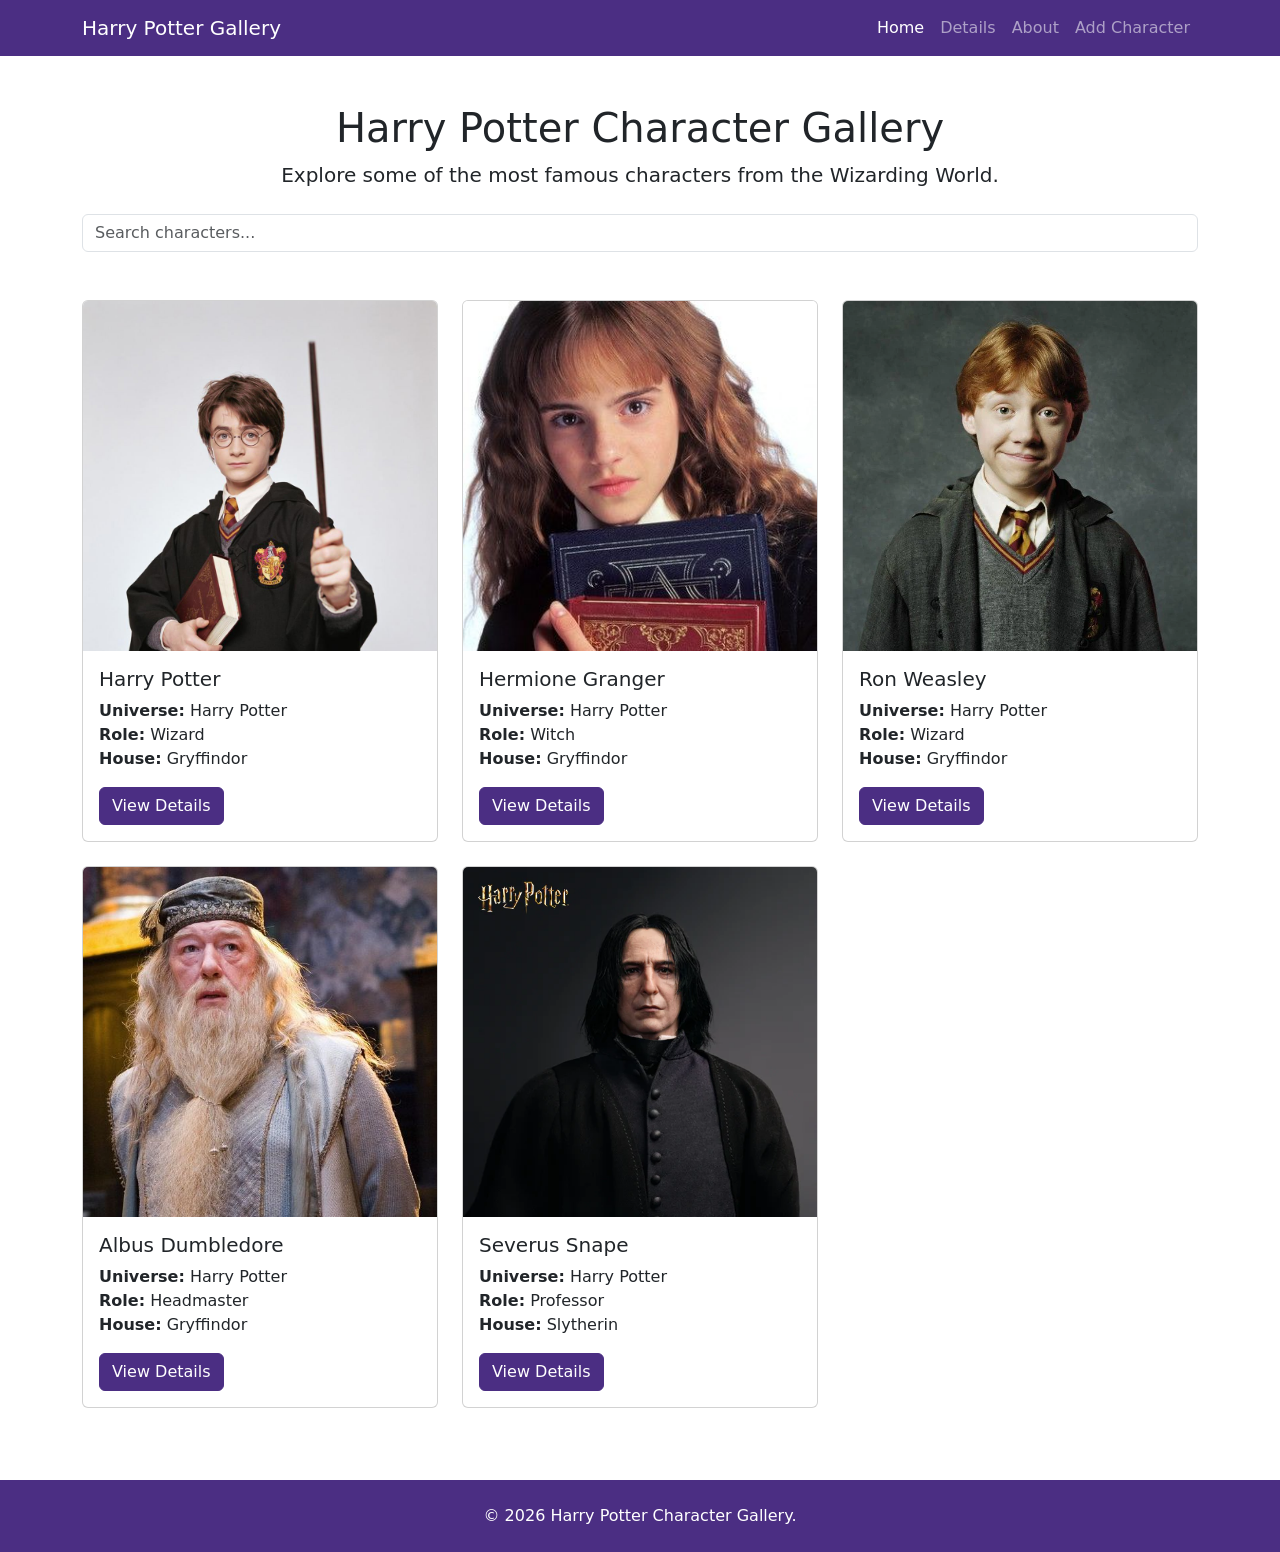
<file: index.html>
<!DOCTYPE html>
<html lang="en">

<head>
    <meta charset="UTF-8">
    <meta name="viewport" content="width=device-width, initial-scale=1.0">
    <title>Harry Potter Character Gallery</title>

    <!-- Bootstrap CSS -->
    <link href="https://cdn.jsdelivr.net/npm/bootstrap@5.3.3/dist/css/bootstrap.min.css" rel="stylesheet">

    <!-- My CSS -->
    <link rel="stylesheet" href="style.css">
</head>

<body>

    <!-- Navigation Bar -->
    <nav class="navbar navbar-expand-lg navbar-dark">
        <div class="container">
            <a class="navbar-brand" href="index.html">Harry Potter Gallery</a>

            <button class="navbar-toggler" type="button" data-bs-toggle="collapse"
                data-bs-target="#navbarNav">
                <span class="navbar-toggler-icon"></span>
            </button>

            <div class="collapse navbar-collapse" id="navbarNav">

                <ul class="navbar-nav ms-auto">

                    <li class="nav-item">
                        <a class="nav-link active" href="index.html">Home</a>
                    </li>

                    <li class="nav-item">
                        <a class="nav-link" href="details.html">Details</a>
                    </li>

                    <li class="nav-item">
                        <a class="nav-link" href="about.html">About</a>
                    </li>

                    <li class="nav-item">
                        <a class="nav-link" href="new-character-form.html">Add Character</a>
                    </li>

                </ul>

            </div>
        </div>
    </nav>

    <!-- Header -->
    <header class="container text-center mt-5">

        <h1>Harry Potter Character Gallery</h1>

        <p class="lead">
            Explore some of the most famous characters from the Wizarding World.
        </p>

    </header>

    <!-- Search Bar -->
    <div class="container mt-4">

        <input
            type="text"
            class="form-control"
            placeholder="Search characters...">

    </div>

    <!-- Character Cards -->
    <div class="container mt-5">

        <div class="row">

            <!-- Character cards will go here -->
            <div class="col-lg-4 col-md-6 mb-4">
    <div class="card h-100">
        <img src="images/harry.jpg" class="card-img-top" alt="Harry Potter">

        <div class="card-body">
            <h5 class="card-title">Harry Potter</h5>

            <p class="card-text">
                <strong>Universe:</strong> Harry Potter<br>
                <strong>Role:</strong> Wizard<br>
                <strong>House:</strong> Gryffindor
            </p>

            <a href="details.html" class="btn btn-primary">
                View Details
            </a>
        </div>
    </div>
</div>


<div class="col-lg-4 col-md-6 mb-4">
    <div class="card h-100">
        <img src="images/herm.jpg" class="card-img-top" alt="Hermione Granger">

        <div class="card-body">
            <h5 class="card-title">Hermione Granger</h5>

            <p class="card-text">
                <strong>Universe:</strong> Harry Potter<br>
                <strong>Role:</strong> Witch<br>
                <strong>House:</strong> Gryffindor
            </p>

            <a href="details.html" class="btn btn-primary">
                View Details
            </a>
        </div>
    </div>
</div>


<div class="col-lg-4 col-md-6 mb-4">
    <div class="card h-100">
        <img src="images/ron.webp" class="card-img-top" alt="Ron Weasley">

        <div class="card-body">
            <h5 class="card-title">Ron Weasley</h5>

            <p class="card-text">
                <strong>Universe:</strong> Harry Potter<br>
                <strong>Role:</strong> Wizard<br>
                <strong>House:</strong> Gryffindor
            </p>

            <a href="details.html" class="btn btn-primary">
                View Details
            </a>
        </div>
    </div>
</div>


<div class="col-lg-4 col-md-6 mb-4">
    <div class="card h-100">
        <img src="images/dumbledore.jpg" class="card-img-top" alt="Albus Dumbledore">

        <div class="card-body">
            <h5 class="card-title">Albus Dumbledore</h5>

            <p class="card-text">
                <strong>Universe:</strong> Harry Potter<br>
                <strong>Role:</strong> Headmaster<br>
                <strong>House:</strong> Gryffindor
            </p>

            <a href="details.html" class="btn btn-primary">
                View Details
            </a>
        </div>
    </div>
</div>

<div class="col-lg-4 col-md-6 mb-4">
    <div class="card h-100">
        <img src="images/snape.webp" class="card-img-top" alt="Severus Snape">

        <div class="card-body">
            <h5 class="card-title">Severus Snape</h5>

            <p class="card-text">
                <strong>Universe:</strong> Harry Potter<br>
                <strong>Role:</strong> Professor<br>
                <strong>House:</strong> Slytherin
            </p>

            <a href="details.html" class="btn btn-primary">
                View Details
            </a>
        </div>
    </div>
</div>




        </div>

    </div>
    <footer class="footer text-center mt-5 py-4">
    <p class="mb-0">© 2026 Harry Potter Character Gallery.</p>
</footer>
<script src="https://cdn.jsdelivr.net/npm/bootstrap@5.3.3/dist/js/bootstrap.bundle.min.js"></script>
    
    

</body>

</html>
</file>
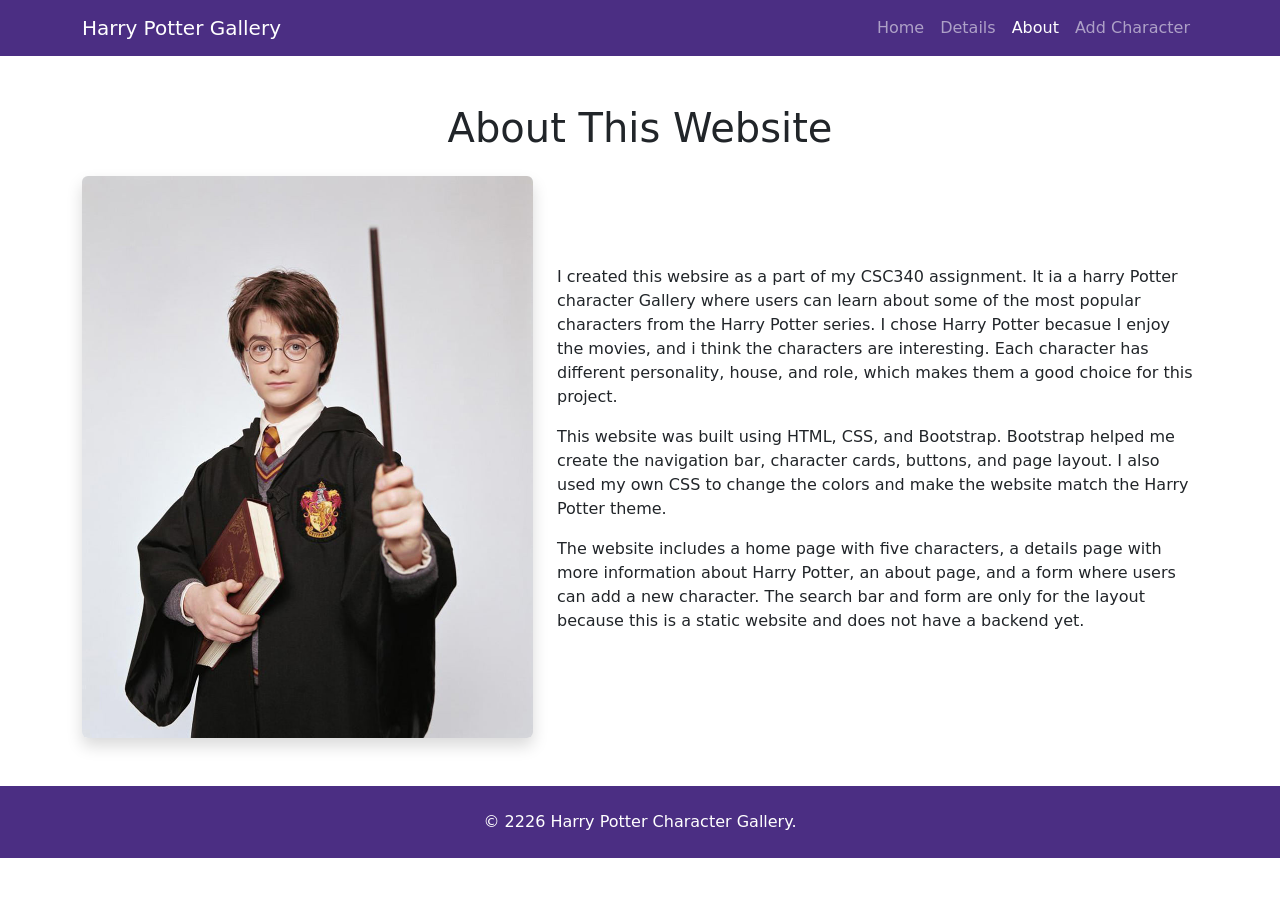
<file: about.html>
<!DOCTYPE html>
<html lang="en">

<head>
    <meta charset="UTF-8">
    <meta name="viewport" content="width=device-width, initial-scale=1.0">
    <title>About This Website</title>

    <link href="https://cdn.jsdelivr.net/npm/bootstrap@5.3.3/dist/css/bootstrap.min.css" rel="stylesheet">
    <link rel="stylesheet" href="style.css">
</head>

<body>

    <nav class="navbar navbar-expand-lg navbar-dark">
        <div class="container">
            <a class="navbar-brand" href="index.html">Harry Potter Gallery</a>

            <div class="collapse navbar-collapse">
                <ul class="navbar-nav ms-auto">
                    <li class="nav-item"><a class="nav-link" href="index.html">Home</a></li>
                    <li class="nav-item"><a class="nav-link" href="details.html">Details</a></li>
                    <li class="nav-item"><a class="nav-link active" href="about.html">About</a></li>
                    <li class="nav-item"><a class="nav-link" href="new-character-form.html">Add Character</a></li>
                </ul>
            </div>
        </div>
    </nav>

    <main class="container mt-5">

        <h1 class="text-center mb-4">About This Website</h1>

        <div class="row align-items-center">

            <div class="col-md-5">
                <img src="images/harry.jpg" alt="Harry Potter" class="img-fluid rounded shadow">
            </div>

            <div class="col-md-7">
                <p>
                    I created this websire as a part of my CSC340 assignment. It ia a harry Potter character Gallery
                    where users can learn about some of the most popular characters from the Harry Potter series.
                    I chose Harry Potter becasue I enjoy the movies, and i think the characters are interesting. Each
                    character has different personality, house, and role, which makes them a good choice for this 
                    project.
                
                                </p>

                <p>
                    This website was built using HTML, CSS, and Bootstrap. Bootstrap helped me create the navigation 
                    bar, character cards, buttons, and page layout. I also used my own CSS to change the colors and 
                    make the website match the Harry Potter theme.
                </p>

                <p>
                    The website includes a home page with five characters, a details page with more information about 
                    Harry Potter, an about page, and a form where users can add a new character. The search bar and 
                    form are only for the layout because this is a static website and does not have a backend yet.
                </p>
            </div>

        </div>

    </main>
    <footer class="footer text-center mt-5 py-4">
    <p class="mb-0">© 2226 Harry Potter Character Gallery.</p>
</footer>

    <script src="https://cdn.jsdelivr.net/npm/bootstrap@5.3.3/dist/js/bootstrap.bundle.min.js"></script>

</body>

</html>
</file>
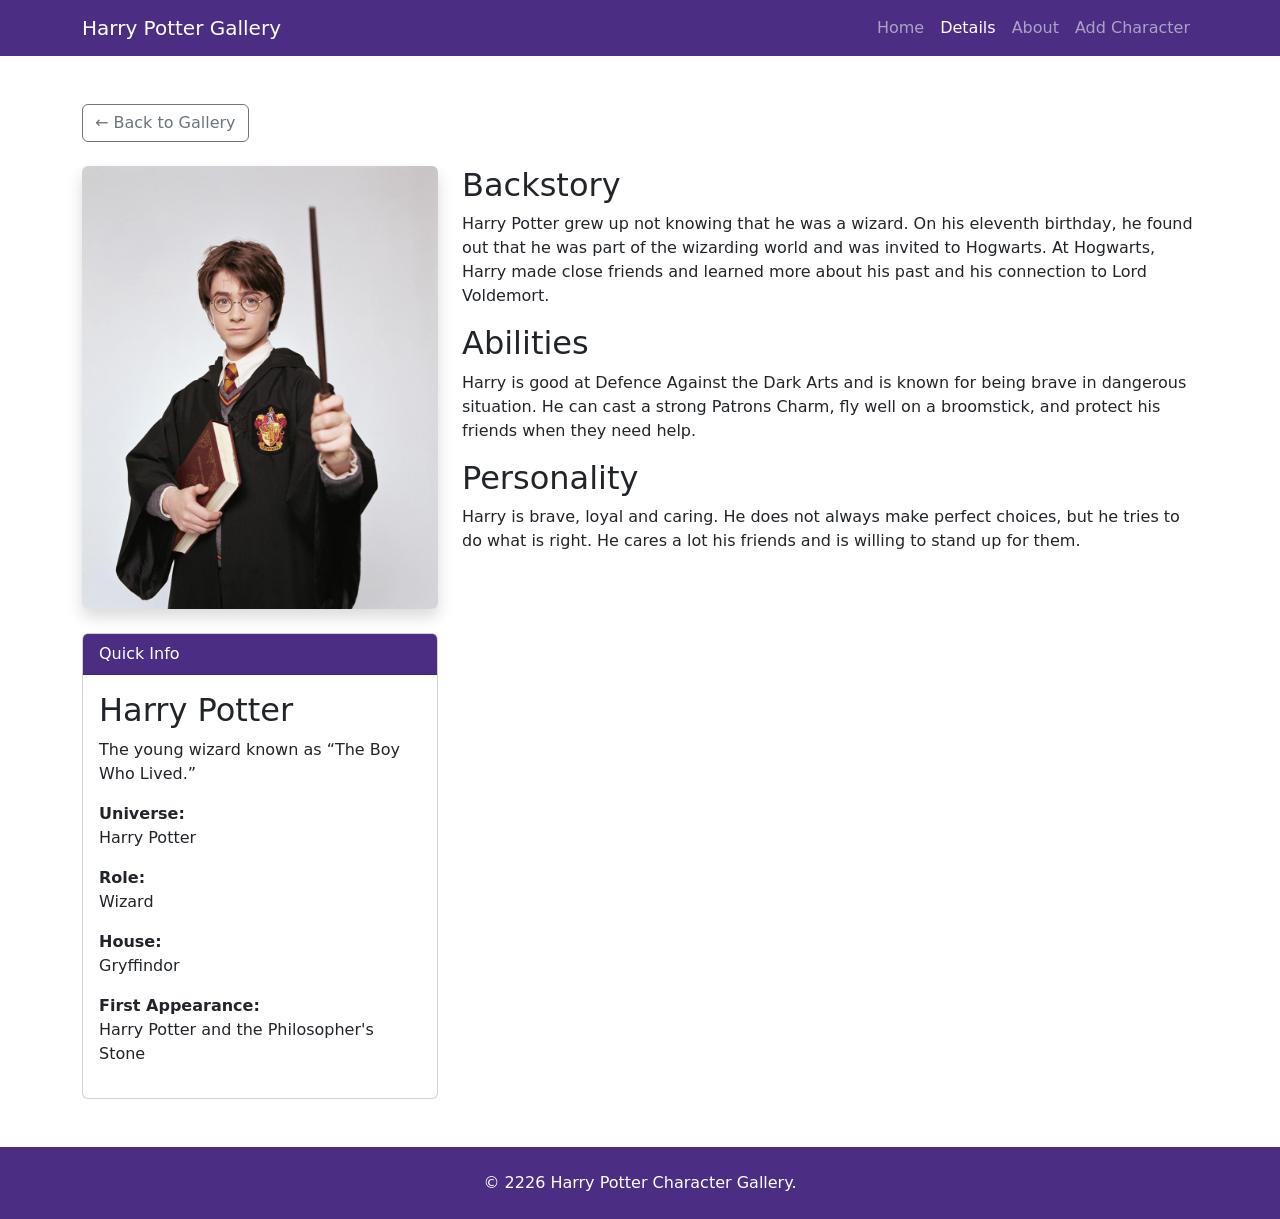
<file: details.html>
<!DOCTYPE html>
<html lang="en">

<head>
    <meta charset="UTF-8">
    <meta name="viewport" content="width=device-width, initial-scale=1.0">
    <title>Harry Potter Details</title>

    <link href="https://cdn.jsdelivr.net/npm/bootstrap@5.3.3/dist/css/bootstrap.min.css" rel="stylesheet">
    <link rel="stylesheet" href="style.css">
</head>

<body>

    <nav class="navbar navbar-expand-lg navbar-dark">
        <div class="container">
            <a class="navbar-brand" href="index.html">Harry Potter Gallery</a>

            <div class="collapse navbar-collapse">
                <ul class="navbar-nav ms-auto">
                    <li class="nav-item"><a class="nav-link" href="index.html">Home</a></li>
                    <li class="nav-item"><a class="nav-link active" href="details.html">Details</a></li>
                    <li class="nav-item"><a class="nav-link" href="about.html">About</a></li>
                    <li class="nav-item"><a class="nav-link" href="new-character-form.html">Add Character</a></li>
                </ul>
            </div>
        </div>
    </nav>



    <main class="container mt-5">

        <a href="index.html" class="btn btn-outline-secondary mb-4">← Back to Gallery</a>

        <div class="row">

            <div class="col-md-4">
                <img src="images/harry.jpg" alt="Harry Potter" class="img-fluid rounded shadow mb-4">

                <div class="card">
                    <div class="card-header text-white quick-info-header">
                        Quick Info
                    </div>

                    <div class="card-body">
                        <h2>Harry Potter</h2>
                        <p>The young wizard known as “The Boy Who Lived.”</p>

                        <p><strong>Universe:</strong><br>Harry Potter</p>
                        <p><strong>Role:</strong><br>Wizard</p>
                        <p><strong>House:</strong><br>Gryffindor</p>
                        <p><strong>First Appearance:</strong><br>Harry Potter and the Philosopher's Stone</p>
                    </div>
                </div>
            </div>

            <div class="col-md-8">
                <h2>Backstory</h2>
                <p>
                    Harry Potter grew up not knowing that he was a wizard. On his eleventh birthday,
                    he found out that he was part of the wizarding world and was invited to Hogwarts.
                    At Hogwarts, Harry made close friends and learned more about his past and his connection
                    to Lord Voldemort.
                </p>

                <h2>Abilities</h2>
                <p>
                    Harry is good at Defence Against the Dark Arts and is known for being brave in dangerous 
                    situation. He can cast a strong Patrons Charm, fly well on a broomstick, and protect
                    his friends when they need help.
                </p>

                <h2>Personality</h2>
                <p>
                    Harry is brave, loyal and caring. He does not always make perfect choices, but he tries
                    to do what is right. He cares a lot his friends and is willing to stand up for them.
                </p>
            </div>

        </div>

    </main>
    
    <footer class="footer text-center mt-5 py-4">
    <p class="mb-0">© 2226 Harry Potter Character Gallery.</p>
</footer>

    <script src="https://cdn.jsdelivr.net/npm/bootstrap@5.3.3/dist/js/bootstrap.bundle.min.js"></script>

</body>

</html>
</file>
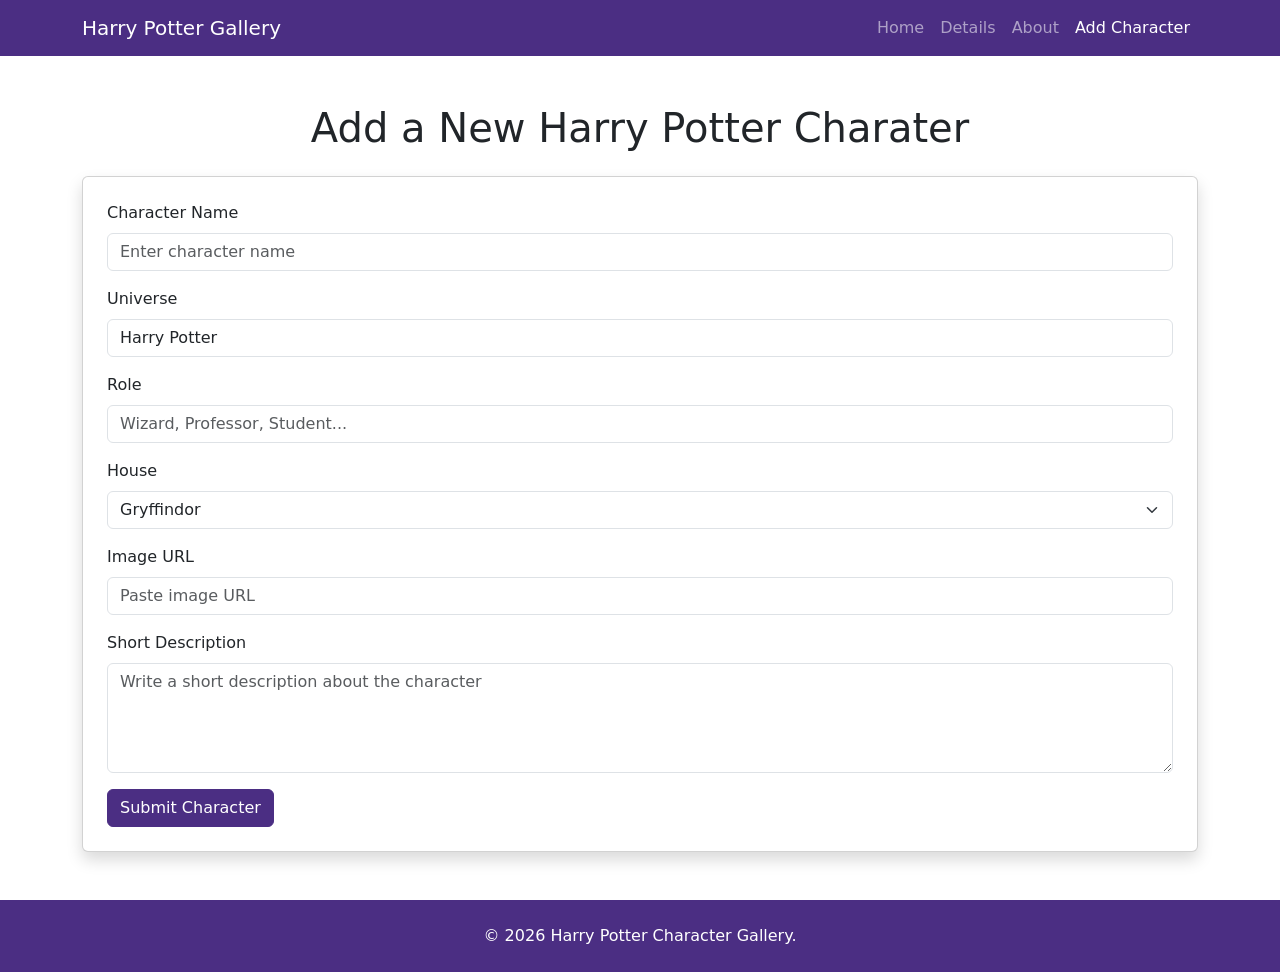
<file: new-character-form.html>
<!DOCTYPE html>
<html lang="en">

<head>
    <meta charset="UTF-8">
    <meta name="viewport" content="width=device-width, initial-scale=1.0">
    <title>Add Character</title>

    <link href="https://cdn.jsdelivr.net/npm/bootstrap@5.3.3/dist/css/bootstrap.min.css" rel="stylesheet">
    <link rel="stylesheet" href="style.css">
</head>

<body>

    <!-- Navigation -->
    <nav class="navbar navbar-expand-lg navbar-dark">
        <div class="container">
            <a class="navbar-brand" href="index.html">Harry Potter Gallery</a>

            <div class="collapse navbar-collapse">
                <ul class="navbar-nav ms-auto">
                    <li class="nav-item">
                        <a class="nav-link" href="index.html">Home</a>
                    </li>

                    <li class="nav-item">
                        <a class="nav-link" href="details.html">Details</a>
                    </li>

                    <li class="nav-item">
                        <a class="nav-link" href="about.html">About</a>
                    </li>

                    <li class="nav-item">
                        <a class="nav-link active" href="new-character-form.html">Add Character</a>
                    </li>
                </ul>
            </div>
        </div>
    </nav>

    <!-- Form -->
    <div class="container mt-5">

        <h1 class="text-center mb-4">Add a New Harry Potter Charater</h1>

        <div class="card shadow p-4">

            <form>

                <div class="mb-3">
                    <label class="form-label">Character Name</label>
                    <input type="text" class="form-control" placeholder="Enter character name">
                </div>

                <div class="mb-3">
                    <label class="form-label">Universe</label>
                    <input type="text" class="form-control" value="Harry Potter">
                </div>

                <div class="mb-3">
                    <label class="form-label">Role</label>
                    <input type="text" class="form-control" placeholder="Wizard, Professor, Student...">
                </div>

                <div class="mb-3">
                    <label class="form-label">House</label>

                    <select class="form-select">
                        <option>Gryffindor</option>
                        <option>Slytherin</option>
                        <option>Ravenclaw</option>
                        <option>Hufflepuff</option>
                    </select>
                </div>

                <div class="mb-3">
                    <label class="form-label">Image URL</label>
                    <input type="text" class="form-control" placeholder="Paste image URL">
                </div>

                <div class="mb-3">
                    <label class="form-label">Short Description</label>
                    <textarea class="form-control" rows="4"
                        placeholder="Write a short description about the character"></textarea>
                </div>

                <button type="submit" class="btn btn-primary">
                    Submit Character
                </button>

            </form>

        </div>

    </div>

    <!-- Footer -->
    <footer class="footer text-center mt-5 py-4">
        <p class="mb-0">
            © 2026 Harry Potter Character Gallery.
        </p>
    </footer>

    <script src="https://cdn.jsdelivr.net/npm/bootstrap@5.3.3/dist/js/bootstrap.bundle.min.js"></script>

</body>

</html>
</file>
<file: style.css>
.card-img-top {
    height: 350px;
    object-fit: cover;
    object-position: center top;
}

.navbar {
    background-color: #4B2E83;
}

.quick-info-header {
    background-color: #4B2E83;
}

.footer {
    background-color: #4B2E83;
    color: white;
    text-align: center;
    padding: 20px;
    margin-top: 50px;
}

.btn-primary {
    background-color: #4B2E83;
    border-color: #4B2E83;
}

.btn-primary:hover {
    background-color: #3A2268;
    border-color: #3A2268;
}
</file>
